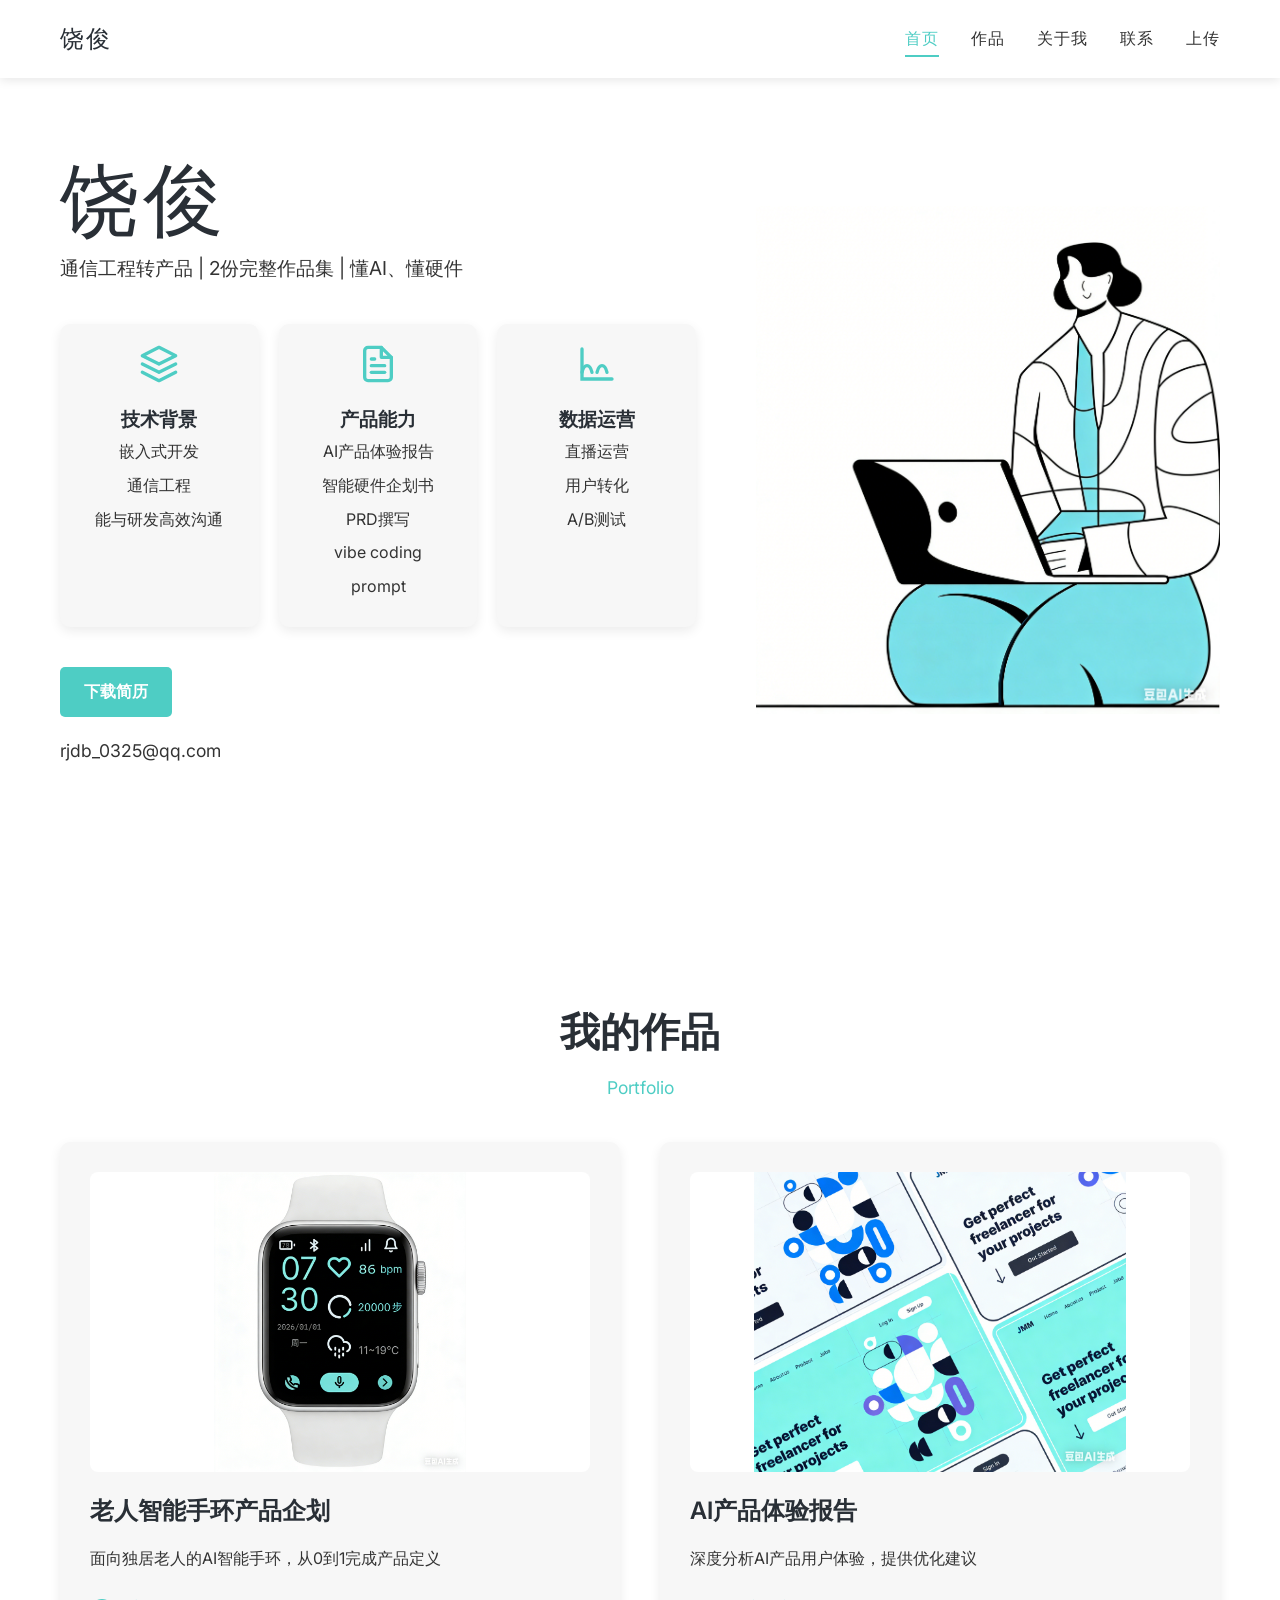
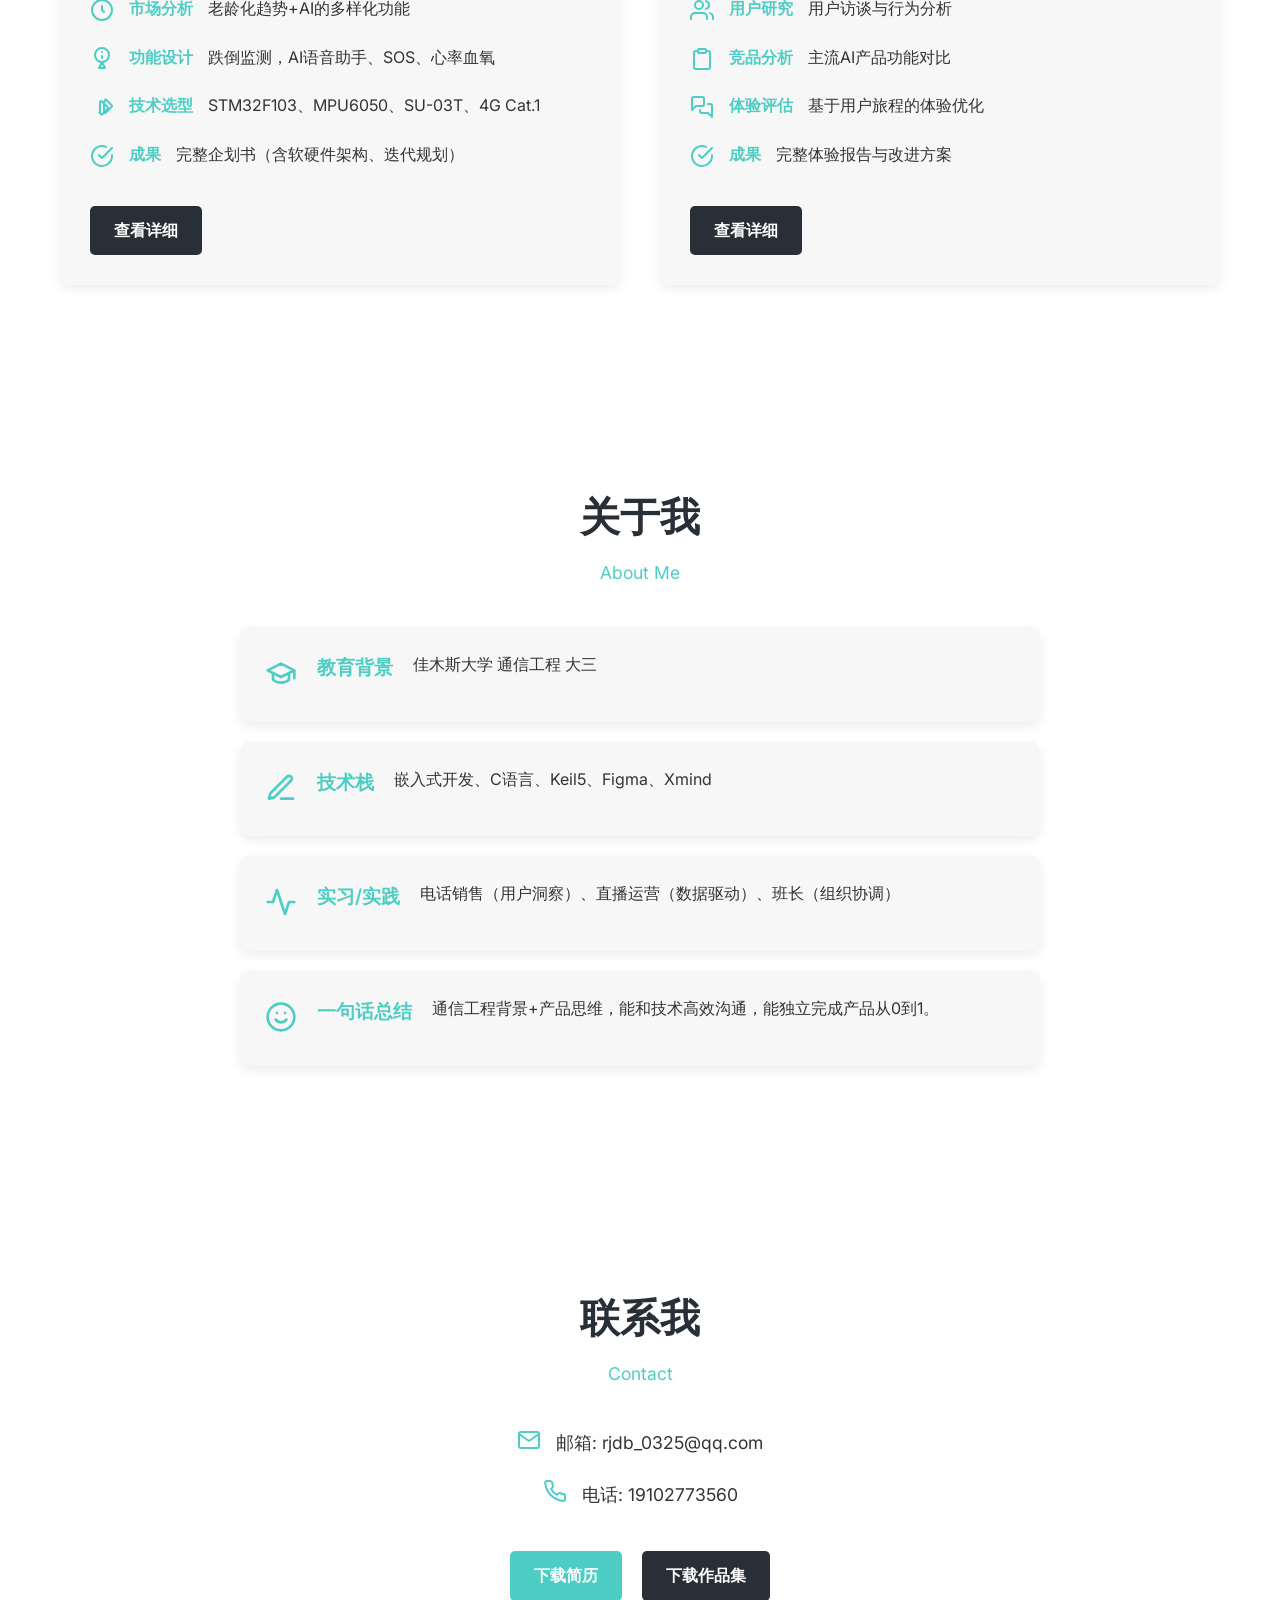
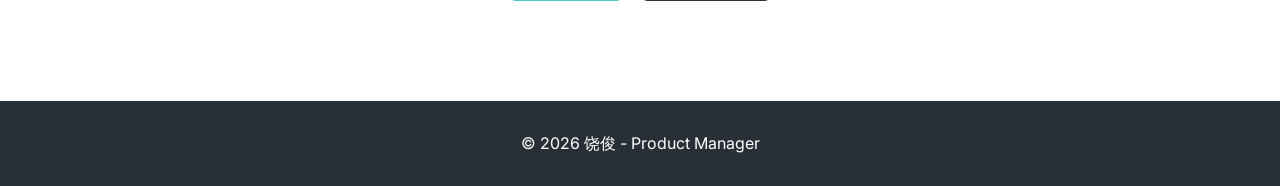
<file: index.html>
<!DOCTYPE html>
<html lang="zh-CN">
<head>
    <meta charset="UTF-8">
    <meta name="viewport" content="width=device-width, initial-scale=1.0">
    <title>饶俊 - 产品经理</title>
    <link rel="preconnect" href="https://fonts.googleapis.com">
    <link rel="preconnect" href="https://fonts.gstatic.com" crossorigin>
    <link href="https://fonts.googleapis.com/css2?family=Inter:wght@300;400;500;600;700&display=swap" rel="stylesheet">
    <link rel="stylesheet" href="styles.css">
</head>
<body>
    <nav class="navbar">
        <div class="container">
            <div class="nav-logo">
                <h1>饶俊</h1>
            </div>
            <div class="nav-links">
                <a href="#home" class="nav-link active">首页</a>
                <a href="#projects" class="nav-link">作品</a>
                <a href="#about" class="nav-link">关于我</a>
                <a href="#contact" class="nav-link">联系</a>
                <a href="upload.html" class="nav-link">上传</a>
            </div>
        </div>
    </nav>

    <main>
        <section id="home" class="section home-section">
            <div class="container">
                <div class="home-content">
                    <div class="home-left">
                        <div class="home-header">
                            <h1>饶俊</h1>
                            <p class="home-tagline">通信工程转产品 | 2份完整作品集 | 懂AI、懂硬件</p>
                        </div>
                        
                        <div class="core-tags">
                            <div class="tag-card">
                                <div class="tag-icon">
                                    <svg width="40" height="40" viewBox="0 0 24 24" fill="none" xmlns="http://www.w3.org/2000/svg">
                                        <path d="M12 2L2 7L12 12L22 7L12 2Z" stroke="#4ECDC4" stroke-width="2" stroke-linecap="round" stroke-linejoin="round"/>
                                        <path d="M2 17L12 22L22 17" stroke="#4ECDC4" stroke-width="2" stroke-linecap="round" stroke-linejoin="round"/>
                                        <path d="M2 12L12 17L22 12" stroke="#4ECDC4" stroke-width="2" stroke-linecap="round" stroke-linejoin="round"/>
                                    </svg>
                                </div>
                                <h3>技术背景</h3>
                                <ul>
                                    <li>嵌入式开发</li>
                                    <li>通信工程</li>
                                    <li>能与研发高效沟通</li>
                                </ul>
                            </div>
                            <div class="tag-card">
                                <div class="tag-icon">
                                    <svg width="40" height="40" viewBox="0 0 24 24" fill="none" xmlns="http://www.w3.org/2000/svg">
                                        <path d="M14 2H6C4.9 2 4 2.9 4 4V20C4 21.1 4.9 22 6 22H18C19.1 22 20 21.1 20 20V8L14 2Z" stroke="#4ECDC4" stroke-width="2" stroke-linecap="round" stroke-linejoin="round"/>
                                        <path d="M14 2V8H20" stroke="#4ECDC4" stroke-width="2" stroke-linecap="round" stroke-linejoin="round"/>
                                        <path d="M16 13H8" stroke="#4ECDC4" stroke-width="2" stroke-linecap="round"/>
                                        <path d="M16 17H8" stroke="#4ECDC4" stroke-width="2" stroke-linecap="round"/>
                                        <path d="M10 9H8" stroke="#4ECDC4" stroke-width="2" stroke-linecap="round"/>
                                    </svg>
                                </div>
                                <h3>产品能力</h3>
                                <ul>
                                    <li>AI产品体验报告</li>
                                    <li>智能硬件企划书</li>
                                    <li>PRD撰写</li>
                                    <li>vibe coding</li>
                                    <li>prompt</li>
                                </ul>
                            </div>
                            <div class="tag-card">
                                <div class="tag-icon">
                                    <svg width="40" height="40" viewBox="0 0 24 24" fill="none" xmlns="http://www.w3.org/2000/svg">
                                        <path d="M3 3V21H21" stroke="#4ECDC4" stroke-width="2" stroke-linecap="round"/>
                                        <path d="M18 17C18 17 17 13 15 13C13 13 12 17 12 17" stroke="#4ECDC4" stroke-width="2" stroke-linecap="round" stroke-linejoin="round"/>
                                        <path d="M9 17C9 17 8 13 6 13C4 13 3 17 3 17" stroke="#4ECDC4" stroke-width="2" stroke-linecap="round" stroke-linejoin="round"/>
                                    </svg>
                                </div>
                                <h3>数据运营</h3>
                                <ul>
                                    <li>直播运营</li>
                                    <li>用户转化</li>
                                    <li>A/B测试</li>
                                </ul>
                            </div>
                        </div>
                        
                        <div class="home-footer">
                            <a href="resume.pdf" class="btn btn-primary">下载简历</a>
                            <p class="contact-email">rjdb_0325@qq.com</p>
                        </div>
                    </div>
                    <div class="home-right">
                        <img src="hero.png" alt="饶俊" class="hero-image">
                    </div>
                </div>
            </div>
        </section>

        <section id="projects" class="section projects-section">
            <div class="container">
                <h2 class="section-title">我的作品</h2>
                <p class="section-subtitle">Portfolio</p>
                <div class="projects-grid">
                    <div class="project-card">
                        <div class="project-image">
                            <img src="watch.png" alt="老人智能手环">
                        </div>
                        <h3>老人智能手环产品企划</h3>
                        <p class="project-desc">面向独居老人的AI智能手环，从0到1完成产品定义</p>
                        
                        <div class="project-highlights">
                            <div class="highlight-item">
                                <div class="highlight-icon">
                                    <svg width="24" height="24" viewBox="0 0 24 24" fill="none" xmlns="http://www.w3.org/2000/svg">
                                        <path d="M12 22C17.5228 22 22 17.5228 22 12C22 6.47715 17.5228 2 12 2C6.47715 2 2 6.47715 2 12C2 17.5228 6.47715 22 12 22Z" stroke="#4ECDC4" stroke-width="2" stroke-linecap="round" stroke-linejoin="round"/>
                                        <path d="M12 8V12L14 14" stroke="#4ECDC4" stroke-width="2" stroke-linecap="round" stroke-linejoin="round"/>
                                    </svg>
                                </div>
                                <h4>市场分析</h4>
                                <p>老龄化趋势+AI的多样化功能</p>
                            </div>
                            <div class="highlight-item">
                                <div class="highlight-icon">
                                    <svg width="24" height="24" viewBox="0 0 24 24" fill="none" xmlns="http://www.w3.org/2000/svg">
                                        <path d="M12 15C15.866 15 19 11.866 19 8C19 4.13401 15.866 1 12 1C8.13401 1 5 4.13401 5 8C5 11.866 8.13401 15 12 15Z" stroke="#4ECDC4" stroke-width="2" stroke-linecap="round" stroke-linejoin="round"/>
                                        <path d="M12 15C12 15 15 21 15 21H9C9 21 12 15 12 15Z" stroke="#4ECDC4" stroke-width="2" stroke-linecap="round" stroke-linejoin="round"/>
                                        <path d="M12 9V11" stroke="#4ECDC4" stroke-width="2" stroke-linecap="round"/>
                                        <path d="M12 5V5.01" stroke="#4ECDC4" stroke-width="2" stroke-linecap="round"/>
                                    </svg>
                                </div>
                                <h4>功能设计</h4>
                                <p>跌倒监测，AI语音助手、SOS、心率血氧</p>
                            </div>
                            <div class="highlight-item">
                                <div class="highlight-icon">
                                    <svg width="24" height="24" viewBox="0 0 24 24" fill="none" xmlns="http://www.w3.org/2000/svg">
                                        <path d="M14.7 6.3A1 1 0 0 0 14 7v10a1 1 0 0 0 1.7.7l6-6a1 1 0 0 0 0-1.4l-6-6z" stroke="#4ECDC4" stroke-width="2" stroke-linecap="round" stroke-linejoin="round"/>
                                        <path d="M9.3 17.7A1 1 0 0 1 10 17V7a1 1 0 0 1 1.7-.7l6 6a1 1 0 0 1 0 1.4l-6 6z" stroke="#4ECDC4" stroke-width="2" stroke-linecap="round" stroke-linejoin="round"/>
                                    </svg>
                                </div>
                                <h4>技术选型</h4>
                                <p>STM32F103、MPU6050、SU-03T、4G Cat.1</p>
                            </div>
                            <div class="highlight-item">
                                <div class="highlight-icon">
                                    <svg width="24" height="24" viewBox="0 0 24 24" fill="none" xmlns="http://www.w3.org/2000/svg">
                                        <path d="M22 11.08V12a10 10 0 1 1-5.93-9.14" stroke="#4ECDC4" stroke-width="2" stroke-linecap="round" stroke-linejoin="round"/>
                                        <path d="M22 4 12 14.01l-3-3" stroke="#4ECDC4" stroke-width="2" stroke-linecap="round" stroke-linejoin="round"/>
                                    </svg>
                                </div>
                                <h4>成果</h4>
                                <p>完整企划书（含软硬件架构、迭代规划）</p>
                            </div>
                        </div>
                        
                        <a href="bracelet.pdf" class="btn btn-secondary">查看详细</a>
                    </div>
                    
                    <div class="project-card">
                        <div class="project-image">
                            <img src="report.png" alt="AI产品体验报告">
                        </div>
                        <h3>AI产品体验报告</h3>
                        <p class="project-desc">深度分析AI产品用户体验，提供优化建议</p>
                        
                        <div class="project-highlights">
                            <div class="highlight-item">
                                <div class="highlight-icon">
                                    <svg width="24" height="24" viewBox="0 0 24 24" fill="none" xmlns="http://www.w3.org/2000/svg">
                                        <path d="M17 21v-2a4 4 0 0 0-4-4H5a4 4 0 0 0-4 4v2" stroke="#4ECDC4" stroke-width="2" stroke-linecap="round" stroke-linejoin="round"/>
                                        <circle cx="9" cy="7" r="4" stroke="#4ECDC4" stroke-width="2" stroke-linecap="round" stroke-linejoin="round"/>
                                        <path d="M23 21v-2a4 4 0 0 0-3-3.87" stroke="#4ECDC4" stroke-width="2" stroke-linecap="round" stroke-linejoin="round"/>
                                        <path d="M16 3.13a4 4 0 0 1 0 7.75" stroke="#4ECDC4" stroke-width="2" stroke-linecap="round" stroke-linejoin="round"/>
                                    </svg>
                                </div>
                                <h4>用户研究</h4>
                                <p>用户访谈与行为分析</p>
                            </div>
                            <div class="highlight-item">
                                <div class="highlight-icon">
                                    <svg width="24" height="24" viewBox="0 0 24 24" fill="none" xmlns="http://www.w3.org/2000/svg">
                                        <path d="M16 4h2a2 2 0 0 1 2 2v14a2 2 0 0 1-2 2H6a2 2 0 0 1-2-2V6a2 2 0 0 1 2-2h2" stroke="#4ECDC4" stroke-width="2" stroke-linecap="round" stroke-linejoin="round"/>
                                        <rect x="8" y="2" width="8" height="4" rx="1" ry="1" stroke="#4ECDC4" stroke-width="2" stroke-linecap="round" stroke-linejoin="round"/>
                                    </svg>
                                </div>
                                <h4>竞品分析</h4>
                                <p>主流AI产品功能对比</p>
                            </div>
                            <div class="highlight-item">
                                <div class="highlight-icon">
                                    <svg width="24" height="24" viewBox="0 0 24 24" fill="none" xmlns="http://www.w3.org/2000/svg">
                                        <path d="M14 9a2 2 0 0 1-2 2H6l-4 4V4c0-1.1.9-2 2-2h8a2 2 0 0 1 2 2v5Z" stroke="#4ECDC4" stroke-width="2" stroke-linecap="round" stroke-linejoin="round"/>
                                        <path d="M18 9h2a2 2 0 0 1 2 2v11l-4-4h-6a2 2 0 0 1-2-2v-1" stroke="#4ECDC4" stroke-width="2" stroke-linecap="round" stroke-linejoin="round"/>
                                    </svg>
                                </div>
                                <h4>体验评估</h4>
                                <p>基于用户旅程的体验优化</p>
                            </div>
                            <div class="highlight-item">
                                <div class="highlight-icon">
                                    <svg width="24" height="24" viewBox="0 0 24 24" fill="none" xmlns="http://www.w3.org/2000/svg">
                                        <path d="M22 11.08V12a10 10 0 1 1-5.93-9.14" stroke="#4ECDC4" stroke-width="2" stroke-linecap="round" stroke-linejoin="round"/>
                                        <path d="M22 4 12 14.01l-3-3" stroke="#4ECDC4" stroke-width="2" stroke-linecap="round" stroke-linejoin="round"/>
                                    </svg>
                                </div>
                                <h4>成果</h4>
                                <p>完整体验报告与改进方案</p>
                            </div>
                        </div>
                        
                        <a href="doubao.pdf" class="btn btn-secondary">查看详细</a>
                    </div>
                </div>
            </div>
        </section>

        <section id="about" class="section about-section">
            <div class="container">
                <h2 class="section-title">关于我</h2>
                <p class="section-subtitle">About Me</p>
                <div class="about-content">
                    <div class="about-item">
                        <div class="about-icon">
                            <svg width="32" height="32" viewBox="0 0 24 24" fill="none" xmlns="http://www.w3.org/2000/svg">
                                <path d="M22 10v6M2 10l10-5 10 5-10 5z" stroke="#4ECDC4" stroke-width="2" stroke-linecap="round" stroke-linejoin="round"/>
                                <path d="M6 12v5c3 3 9 3 12 0v-5" stroke="#4ECDC4" stroke-width="2" stroke-linecap="round" stroke-linejoin="round"/>
                            </svg>
                        </div>
                        <h3>教育背景</h3>
                        <p>佳木斯大学 通信工程 大三</p>
                    </div>
                    <div class="about-item">
                        <div class="about-icon">
                            <svg width="32" height="32" viewBox="0 0 24 24" fill="none" xmlns="http://www.w3.org/2000/svg">
                                <path d="M12 20h9" stroke="#4ECDC4" stroke-width="2" stroke-linecap="round" stroke-linejoin="round"/>
                                <path d="M16.5 3.5a2.121 2.121 0 0 1 3 3L7 19l-4 1 1-4L16.5 3.5z" stroke="#4ECDC4" stroke-width="2" stroke-linecap="round" stroke-linejoin="round"/>
                            </svg>
                        </div>
                        <h3>技术栈</h3>
                        <p>嵌入式开发、C语言、Keil5、Figma、Xmind</p>
                    </div>
                    <div class="about-item">
                        <div class="about-icon">
                            <svg width="32" height="32" viewBox="0 0 24 24" fill="none" xmlns="http://www.w3.org/2000/svg">
                                <path d="M22 12h-4l-3 9L9 3l-3 9H2" stroke="#4ECDC4" stroke-width="2" stroke-linecap="round" stroke-linejoin="round"/>
                            </svg>
                        </div>
                        <h3>实习/实践</h3>
                        <p>电话销售（用户洞察）、直播运营（数据驱动）、班长（组织协调）</p>
                    </div>
                    <div class="about-item">
                        <div class="about-icon">
                            <svg width="32" height="32" viewBox="0 0 24 24" fill="none" xmlns="http://www.w3.org/2000/svg">
                                <circle cx="12" cy="12" r="10" stroke="#4ECDC4" stroke-width="2" stroke-linecap="round" stroke-linejoin="round"/>
                                <path d="M8 14s1.5 2 4 2 4-2 4-2" stroke="#4ECDC4" stroke-width="2" stroke-linecap="round" stroke-linejoin="round"/>
                                <line x1="9" y1="9" x2="9.01" y2="9" stroke="#4ECDC4" stroke-width="2" stroke-linecap="round" stroke-linejoin="round"/>
                                <line x1="15" y1="9" x2="15.01" y2="9" stroke="#4ECDC4" stroke-width="2" stroke-linecap="round" stroke-linejoin="round"/>
                            </svg>
                        </div>
                        <h3>一句话总结</h3>
                        <p>通信工程背景+产品思维，能和技术高效沟通，能独立完成产品从0到1。</p>
                    </div>
                </div>
            </div>
        </section>

        <section id="contact" class="section contact-section">
            <div class="container">
                <h2 class="section-title">联系我</h2>
                <p class="section-subtitle">Contact</p>
                <div class="contact-info">
                    <div class="contact-item">
                        <div class="contact-icon">
                            <svg width="24" height="24" viewBox="0 0 24 24" fill="none" xmlns="http://www.w3.org/2000/svg">
                                <path d="M4 4h16c1.1 0 2 .9 2 2v12c0 1.1-.9 2-2 2H4c-1.1 0-2-.9-2-2V6c0-1.1.9-2 2-2z" stroke="#4ECDC4" stroke-width="2" stroke-linecap="round" stroke-linejoin="round"/>
                                <path d="M22 6l-10 7L2 6" stroke="#4ECDC4" stroke-width="2" stroke-linecap="round" stroke-linejoin="round"/>
                            </svg>
                        </div>
                        <p>邮箱: rjdb_0325@qq.com</p>
                    </div>
                    <div class="contact-item">
                        <div class="contact-icon">
                            <svg width="24" height="24" viewBox="0 0 24 24" fill="none" xmlns="http://www.w3.org/2000/svg">
                                <path d="M22 16.92v3a2 2 0 0 1-2.18 2 19.79 19.79 0 0 1-8.63-3.07 19.5 19.5 0 0 1-6-6 19.79 19.79 0 0 1-3.07-8.67A2 2 0 0 1 4.11 2h3a2 2 0 0 1 2 1.72 12.84 12.84 0 0 0 .7 2.81 2 2 0 0 1-.45 2.11L8.09 9.91a16 16 0 0 0 6 6l1.27-1.27a2 2 0 0 1 2.11-.45 12.84 12.84 0 0 0 2.81.7A2 2 0 0 1 22 16.92z" stroke="#4ECDC4" stroke-width="2" stroke-linecap="round" stroke-linejoin="round"/>
                            </svg>
                        </div>
                        <p>电话: 19102773560</p>
                    </div>
                </div>
                <div class="contact-buttons">
                    <a href="resume.pdf" class="btn btn-primary">下载简历</a>
                    <a href="work.pdf" class="btn btn-secondary">下载作品集</a>
                </div>
            </div>
        </section>
    </main>

    <footer class="footer">
        <div class="container">
            <p>&copy; 2026 饶俊 - Product Manager</p>
        </div>
    </footer>

    <script src="script.js"></script>
</body>
</html>
</file>
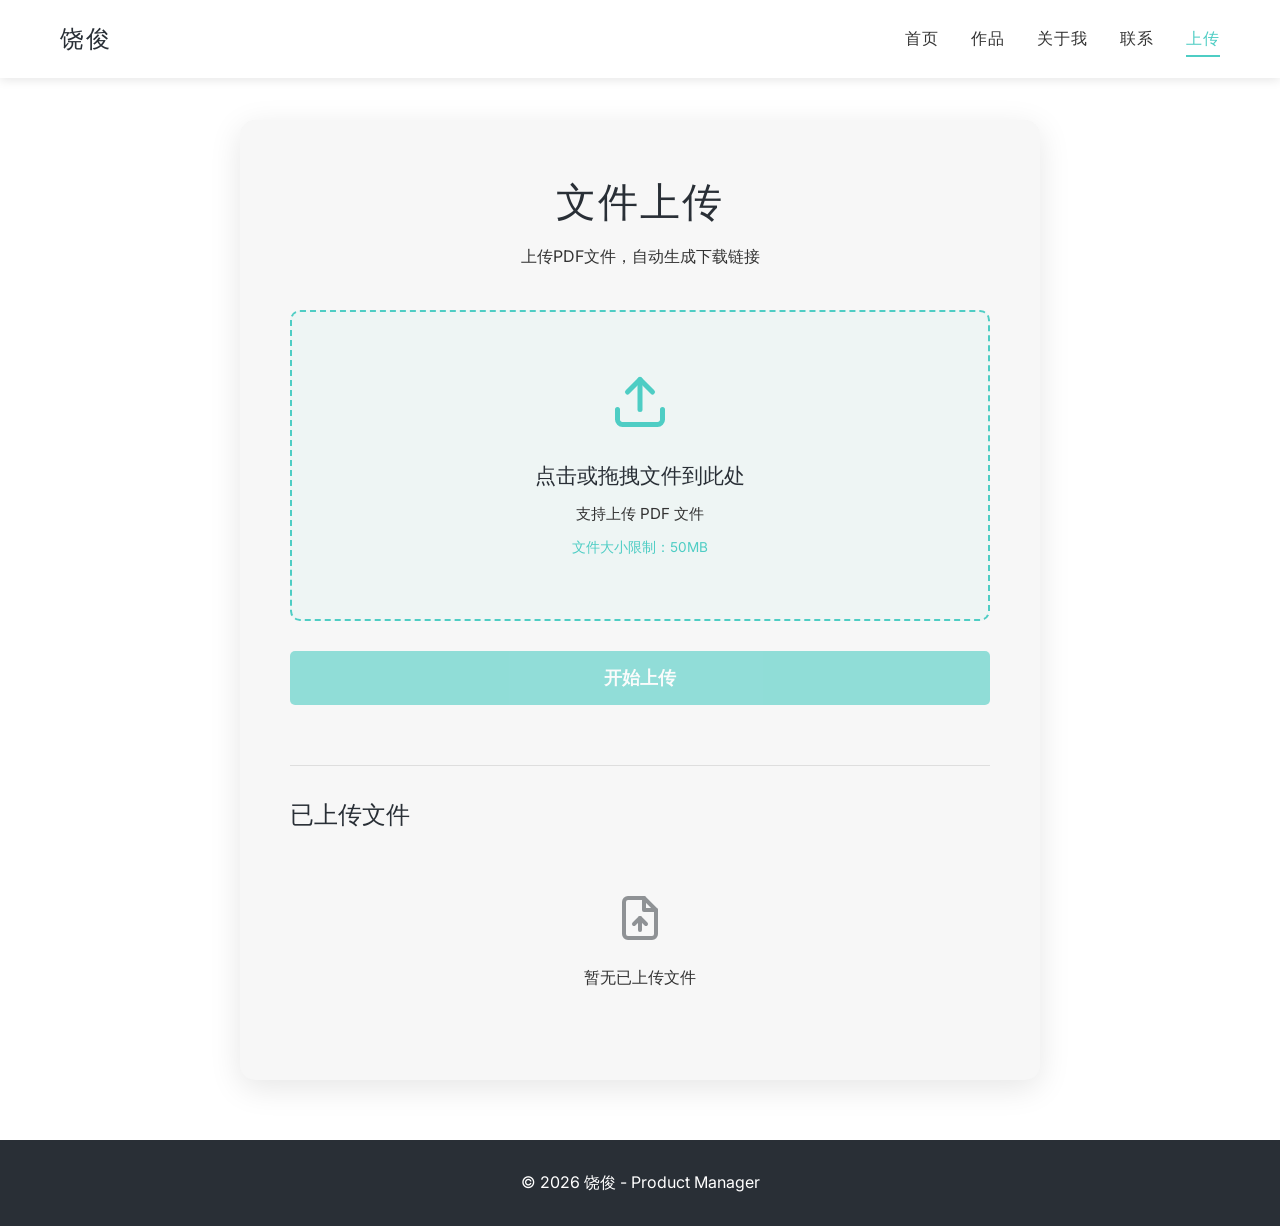
<file: upload.html>
<!DOCTYPE html>
<html lang="zh-CN">
<head>
    <meta charset="UTF-8">
    <meta name="viewport" content="width=device-width, initial-scale=1.0">
    <title>文件上传管理 | 饶俊作品集</title>
    <link rel="preconnect" href="https://fonts.googleapis.com">
    <link rel="preconnect" href="https://fonts.gstatic.com" crossorigin>
    <link href="https://fonts.googleapis.com/css2?family=Inter:wght@300;400;500;600;700&display=swap" rel="stylesheet">
    <link rel="stylesheet" href="styles.css">
    <style>
        .upload-section {
            min-height: 100vh;
            display: flex;
            align-items: center;
            justify-content: center;
            padding: 120px 20px 60px;
        }

        .upload-container {
            max-width: 800px;
            width: 100%;
            background-color: var(--gray-color);
            padding: 50px;
            border-radius: 15px;
            box-shadow: 0 8px 32px rgba(0, 0, 0, 0.1);
        }

        .upload-header {
            text-align: center;
            margin-bottom: 40px;
        }

        .upload-header h1 {
            font-size: 2.5rem;
            font-weight: 300;
            color: var(--secondary-color);
            margin-bottom: 10px;
            letter-spacing: 2px;
        }

        .upload-header p {
            color: var(--text-color);
            font-size: 1rem;
        }

        .upload-area {
            border: 2px dashed var(--primary-color);
            border-radius: 10px;
            padding: 60px 40px;
            text-align: center;
            background-color: rgba(78, 205, 196, 0.05);
            transition: var(--transition);
            cursor: pointer;
            margin-bottom: 30px;
        }

        .upload-area:hover {
            background-color: rgba(78, 205, 196, 0.1);
            border-color: var(--secondary-color);
        }

        .upload-area.dragover {
            background-color: rgba(78, 205, 196, 0.15);
            border-color: var(--secondary-color);
            transform: scale(1.02);
        }

        .upload-icon {
            margin-bottom: 20px;
        }

        .upload-area h3 {
            font-size: 1.3rem;
            color: var(--secondary-color);
            margin-bottom: 10px;
            font-weight: 500;
        }

        .upload-area p {
            color: var(--text-color);
            font-size: 0.95rem;
        }

        .upload-area .file-types {
            color: var(--primary-color);
            font-size: 0.85rem;
            margin-top: 10px;
        }

        #fileInput {
            display: none;
        }

        .file-list {
            margin-bottom: 30px;
        }

        .file-item {
            display: flex;
            align-items: center;
            justify-content: space-between;
            background-color: var(--light-color);
            padding: 15px 20px;
            border-radius: 8px;
            margin-bottom: 10px;
            box-shadow: 0 2px 8px rgba(0, 0, 0, 0.05);
        }

        .file-info {
            display: flex;
            align-items: center;
            gap: 15px;
        }

        .file-icon {
            width: 40px;
            height: 40px;
            background-color: var(--primary-color);
            border-radius: 8px;
            display: flex;
            align-items: center;
            justify-content: center;
        }

        .file-icon svg {
            width: 24px;
            height: 24px;
        }

        .file-details h4 {
            font-size: 1rem;
            color: var(--secondary-color);
            margin-bottom: 3px;
        }

        .file-details p {
            font-size: 0.85rem;
            color: var(--text-color);
        }

        .file-actions {
            display: flex;
            gap: 10px;
        }

        .btn-small {
            padding: 8px 16px;
            font-size: 0.85rem;
            border-radius: 5px;
            border: none;
            cursor: pointer;
            transition: var(--transition);
            text-decoration: none;
            display: inline-flex;
            align-items: center;
            gap: 5px;
        }

        .btn-copy {
            background-color: var(--primary-color);
            color: var(--light-color);
        }

        .btn-copy:hover {
            background-color: #3dbdb5;
        }

        .btn-delete {
            background-color: #ff6b6b;
            color: var(--light-color);
        }

        .btn-delete:hover {
            background-color: #ff5252;
        }

        .upload-btn {
            width: 100%;
            padding: 15px;
            font-size: 1.1rem;
            margin-bottom: 20px;
        }

        .upload-btn:disabled {
            opacity: 0.6;
            cursor: not-allowed;
        }

        .link-modal {
            display: none;
            position: fixed;
            top: 0;
            left: 0;
            width: 100%;
            height: 100%;
            background-color: rgba(0, 0, 0, 0.5);
            z-index: 1000;
            align-items: center;
            justify-content: center;
        }

        .link-modal.active {
            display: flex;
        }

        .modal-content {
            background-color: var(--light-color);
            padding: 40px;
            border-radius: 15px;
            max-width: 500px;
            width: 90%;
            text-align: center;
        }

        .modal-content h3 {
            font-size: 1.5rem;
            color: var(--secondary-color);
            margin-bottom: 20px;
        }

        .link-box {
            background-color: var(--gray-color);
            padding: 15px;
            border-radius: 8px;
            margin-bottom: 20px;
            word-break: break-all;
            font-family: monospace;
            font-size: 0.9rem;
            color: var(--secondary-color);
        }

        .modal-buttons {
            display: flex;
            gap: 15px;
            justify-content: center;
        }

        .uploaded-files-section {
            margin-top: 40px;
            padding-top: 30px;
            border-top: 1px solid rgba(0, 0, 0, 0.1);
        }

        .uploaded-files-section h2 {
            font-size: 1.5rem;
            color: var(--secondary-color);
            margin-bottom: 20px;
            font-weight: 500;
        }

        .empty-state {
            text-align: center;
            padding: 40px;
            color: var(--text-color);
        }

        .empty-state svg {
            margin-bottom: 15px;
            opacity: 0.5;
        }

        .progress-bar {
            width: 100%;
            height: 4px;
            background-color: rgba(78, 205, 196, 0.2);
            border-radius: 2px;
            margin-top: 10px;
            overflow: hidden;
        }

        .progress-fill {
            height: 100%;
            background-color: var(--primary-color);
            border-radius: 2px;
            transition: width 0.3s ease;
        }
    </style>
</head>
<body>
    <nav class="navbar">
        <div class="container">
            <div class="nav-logo">
                <h1>饶俊</h1>
            </div>
            <div class="nav-links">
                <a href="index.html" class="nav-link">首页</a>
                <a href="index.html#projects" class="nav-link">作品</a>
                <a href="index.html#about" class="nav-link">关于我</a>
                <a href="index.html#contact" class="nav-link">联系</a>
                <a href="upload.html" class="nav-link active">上传</a>
            </div>
        </div>
    </nav>

    <main>
        <section class="upload-section">
            <div class="upload-container">
                <div class="upload-header">
                    <h1>文件上传</h1>
                    <p>上传PDF文件，自动生成下载链接</p>
                </div>

                <div class="upload-area" id="uploadArea">
                    <div class="upload-icon">
                        <svg width="60" height="60" viewBox="0 0 24 24" fill="none" xmlns="http://www.w3.org/2000/svg">
                            <path d="M21 15V19C21 19.5304 20.7893 20.0391 20.4142 20.4142C20.0391 20.7893 19.5304 21 19 21H5C4.46957 21 3.96086 20.7893 3.58579 20.4142C3.21071 20.0391 3 19.5304 3 19V15" stroke="#4ECDC4" stroke-width="2" stroke-linecap="round" stroke-linejoin="round"/>
                            <path d="M17 8L12 3L7 8" stroke="#4ECDC4" stroke-width="2" stroke-linecap="round" stroke-linejoin="round"/>
                            <path d="M12 3V15" stroke="#4ECDC4" stroke-width="2" stroke-linecap="round" stroke-linejoin="round"/>
                        </svg>
                    </div>
                    <h3>点击或拖拽文件到此处</h3>
                    <p>支持上传 PDF 文件</p>
                    <p class="file-types">文件大小限制：50MB</p>
                </div>

                <input type="file" id="fileInput" accept=".pdf" multiple>

                <div class="file-list" id="fileList"></div>

                <button class="btn btn-primary upload-btn" id="uploadBtn" disabled>
                    开始上传
                </button>

                <div class="uploaded-files-section">
                    <h2>已上传文件</h2>
                    <div id="uploadedFiles">
                        <div class="empty-state">
                            <svg width="48" height="48" viewBox="0 0 24 24" fill="none" xmlns="http://www.w3.org/2000/svg">
                                <path d="M14 2H6C4.9 2 4 2.9 4 4V20C4 21.1 4.9 22 6 22H18C19.1 22 20 21.1 20 20V8L14 2Z" stroke="#292F36" stroke-width="2" stroke-linecap="round" stroke-linejoin="round"/>
                                <path d="M14 2V8H20" stroke="#292F36" stroke-width="2" stroke-linecap="round" stroke-linejoin="round"/>
                                <path d="M12 18V12" stroke="#292F36" stroke-width="2" stroke-linecap="round" stroke-linejoin="round"/>
                                <path d="M9 15L12 12L15 15" stroke="#292F36" stroke-width="2" stroke-linecap="round" stroke-linejoin="round"/>
                            </svg>
                            <p>暂无已上传文件</p>
                        </div>
                    </div>
                </div>
            </div>
        </section>
    </main>

    <div class="link-modal" id="linkModal">
        <div class="modal-content">
            <h3>下载链接已生成</h3>
            <div class="link-box" id="linkBox"></div>
            <div class="modal-buttons">
                <button class="btn btn-primary btn-copy" id="copyBtn">复制链接</button>
                <button class="btn btn-secondary" id="closeBtn">关闭</button>
            </div>
        </div>
    </div>

    <footer class="footer">
        <div class="container">
            <p>&copy; 2026 饶俊 - Product Manager</p>
        </div>
    </footer>

    <script>
        // 文件上传管理
        const uploadArea = document.getElementById('uploadArea');
        const fileInput = document.getElementById('fileInput');
        const fileList = document.getElementById('fileList');
        const uploadBtn = document.getElementById('uploadBtn');
        const uploadedFiles = document.getElementById('uploadedFiles');
        const linkModal = document.getElementById('linkModal');
        const linkBox = document.getElementById('linkBox');
        const copyBtn = document.getElementById('copyBtn');
        const closeBtn = document.getElementById('closeBtn');

        let selectedFiles = [];
        let uploadedFilesList = JSON.parse(localStorage.getItem('uploadedFiles') || '[]');

        // 初始化显示已上传文件
        displayUploadedFiles();

        // 点击上传区域
        uploadArea.addEventListener('click', () => {
            fileInput.click();
        });

        // 拖拽事件
        uploadArea.addEventListener('dragover', (e) => {
            e.preventDefault();
            uploadArea.classList.add('dragover');
        });

        uploadArea.addEventListener('dragleave', () => {
            uploadArea.classList.remove('dragover');
        });

        uploadArea.addEventListener('drop', (e) => {
            e.preventDefault();
            uploadArea.classList.remove('dragover');
            const files = Array.from(e.dataTransfer.files).filter(file => file.type === 'application/pdf');
            handleFiles(files);
        });

        // 文件选择
        fileInput.addEventListener('change', (e) => {
            const files = Array.from(e.target.files);
            handleFiles(files);
        });

        // 处理文件
        function handleFiles(files) {
            files.forEach(file => {
                if (file.size > 50 * 1024 * 1024) {
                    alert(`文件 ${file.name} 超过50MB限制`);
                    return;
                }
                if (!selectedFiles.find(f => f.name === file.name)) {
                    selectedFiles.push(file);
                }
            });
            displayFileList();
        }

        // 显示文件列表
        function displayFileList() {
            fileList.innerHTML = selectedFiles.map((file, index) => `
                <div class="file-item">
                    <div class="file-info">
                        <div class="file-icon">
                            <svg viewBox="0 0 24 24" fill="none" xmlns="http://www.w3.org/2000/svg">
                                <path d="M14 2H6C4.9 2 4 2.9 4 4V20C4 21.1 4.9 22 6 22H18C19.1 22 20 21.1 20 20V8L14 2Z" fill="white"/>
                                <path d="M14 2V8H20" stroke="#4ECDC4" stroke-width="2" stroke-linecap="round" stroke-linejoin="round"/>
                                <path d="M16 13H8" stroke="#4ECDC4" stroke-width="2" stroke-linecap="round"/>
                                <path d="M16 17H8" stroke="#4ECDC4" stroke-width="2" stroke-linecap="round"/>
                                <path d="M10 9H8" stroke="#4ECDC4" stroke-width="2" stroke-linecap="round"/>
                            </svg>
                        </div>
                        <div class="file-details">
                            <h4>${file.name}</h4>
                            <p>${formatFileSize(file.size)}</p>
                        </div>
                    </div>
                    <button class="btn-small btn-delete" onclick="removeFile(${index})">删除</button>
                </div>
            `).join('');

            uploadBtn.disabled = selectedFiles.length === 0;
            uploadBtn.textContent = selectedFiles.length > 0 ? `上传 ${selectedFiles.length} 个文件` : '开始上传';
        }

        // 移除文件
        function removeFile(index) {
            selectedFiles.splice(index, 1);
            displayFileList();
        }

        // 格式化文件大小
        function formatFileSize(bytes) {
            if (bytes === 0) return '0 Bytes';
            const k = 1024;
            const sizes = ['Bytes', 'KB', 'MB', 'GB'];
            const i = Math.floor(Math.log(bytes) / Math.log(k));
            return parseFloat((bytes / Math.pow(k, i)).toFixed(2)) + ' ' + sizes[i];
        }

        // 上传文件
        uploadBtn.addEventListener('click', async () => {
            if (selectedFiles.length === 0) return;

            uploadBtn.disabled = true;
            uploadBtn.textContent = '上传中...';

            for (const file of selectedFiles) {
                try {
                    const fileData = await readFile(file);
                    const fileId = generateFileId();
                    const fileInfo = {
                        id: fileId,
                        name: file.name,
                        size: file.size,
                        uploadTime: new Date().toISOString(),
                        data: fileData
                    };

                    // 保存到本地存储
                    uploadedFilesList.push(fileInfo);
                    localStorage.setItem('uploadedFiles', JSON.stringify(uploadedFilesList));

                    // 生成下载链接
                    const downloadLink = `${window.location.origin}/download.html?id=${fileId}`;
                    showLinkModal(downloadLink);
                } catch (error) {
                    console.error('上传失败:', error);
                    alert(`文件 ${file.name} 上传失败`);
                }
            }

            selectedFiles = [];
            displayFileList();
            displayUploadedFiles();
            uploadBtn.disabled = false;
            uploadBtn.textContent = '开始上传';
        });

        // 读取文件
        function readFile(file) {
            return new Promise((resolve, reject) => {
                const reader = new FileReader();
                reader.onload = (e) => resolve(e.target.result);
                reader.onerror = reject;
                reader.readAsDataURL(file);
            });
        }

        // 生成文件ID
        function generateFileId() {
            return 'file_' + Date.now() + '_' + Math.random().toString(36).substr(2, 9);
        }

        // 显示链接弹窗
        function showLinkModal(link) {
            linkBox.textContent = link;
            linkModal.classList.add('active');
        }

        // 复制链接
        copyBtn.addEventListener('click', () => {
            navigator.clipboard.writeText(linkBox.textContent).then(() => {
                copyBtn.textContent = '已复制';
                setTimeout(() => {
                    copyBtn.textContent = '复制链接';
                }, 2000);
            });
        });

        // 关闭弹窗
        closeBtn.addEventListener('click', () => {
            linkModal.classList.remove('active');
        });

        // 显示已上传文件
        function displayUploadedFiles() {
            if (uploadedFilesList.length === 0) {
                uploadedFiles.innerHTML = `
                    <div class="empty-state">
                        <svg width="48" height="48" viewBox="0 0 24 24" fill="none" xmlns="http://www.w3.org/2000/svg">
                            <path d="M14 2H6C4.9 2 4 2.9 4 4V20C4 21.1 4.9 22 6 22H18C19.1 22 20 21.1 20 20V8L14 2Z" stroke="#292F36" stroke-width="2" stroke-linecap="round" stroke-linejoin="round"/>
                            <path d="M14 2V8H20" stroke="#292F36" stroke-width="2" stroke-linecap="round" stroke-linejoin="round"/>
                            <path d="M12 18V12" stroke="#292F36" stroke-width="2" stroke-linecap="round" stroke-linejoin="round"/>
                            <path d="M9 15L12 12L15 15" stroke="#292F36" stroke-width="2" stroke-linecap="round" stroke-linejoin="round"/>
                        </svg>
                        <p>暂无已上传文件</p>
                    </div>
                `;
                return;
            }

            uploadedFiles.innerHTML = uploadedFilesList.map(file => `
                <div class="file-item">
                    <div class="file-info">
                        <div class="file-icon">
                            <svg viewBox="0 0 24 24" fill="none" xmlns="http://www.w3.org/2000/svg">
                                <path d="M14 2H6C4.9 2 4 2.9 4 4V20C4 21.1 4.9 22 6 22H18C19.1 22 20 21.1 20 20V8L14 2Z" fill="white"/>
                                <path d="M14 2V8H20" stroke="#4ECDC4" stroke-width="2" stroke-linecap="round" stroke-linejoin="round"/>
                                <path d="M16 13H8" stroke="#4ECDC4" stroke-width="2" stroke-linecap="round"/>
                                <path d="M16 17H8" stroke="#4ECDC4" stroke-width="2" stroke-linecap="round"/>
                                <path d="M10 9H8" stroke="#4ECDC4" stroke-width="2" stroke-linecap="round"/>
                            </svg>
                        </div>
                        <div class="file-details">
                            <h4>${file.name}</h4>
                            <p>${formatFileSize(file.size)} · ${new Date(file.uploadTime).toLocaleDateString()}</p>
                        </div>
                    </div>
                    <div class="file-actions">
                        <button class="btn-small btn-copy" onclick="copyFileLink('${file.id}')">复制链接</button>
                        <button class="btn-small btn-delete" onclick="deleteFile('${file.id}')">删除</button>
                    </div>
                </div>
            `).join('');
        }

        // 复制文件链接
        function copyFileLink(fileId) {
            const link = `${window.location.origin}/download.html?id=${fileId}`;
            navigator.clipboard.writeText(link).then(() => {
                alert('链接已复制到剪贴板');
            });
        }

        // 删除文件
        function deleteFile(fileId) {
            if (confirm('确定要删除这个文件吗？')) {
                uploadedFilesList = uploadedFilesList.filter(f => f.id !== fileId);
                localStorage.setItem('uploadedFiles', JSON.stringify(uploadedFilesList));
                displayUploadedFiles();
            }
        }

        // 点击弹窗外部关闭
        linkModal.addEventListener('click', (e) => {
            if (e.target === linkModal) {
                linkModal.classList.remove('active');
            }
        });
    </script>
</body>
</html>
</file>
<file: styles.css>
/* 全局样式 */
:root {
    --primary-color: #4ECDC4;
    --secondary-color: #292F36;
    --light-color: #FFFFFF;
    --dark-color: #1A1A1A;
    --gray-color: #F7F7F7;
    --text-color: #333333;
    --transition: all 0.3s ease;
}

* {
    margin: 0;
    padding: 0;
    box-sizing: border-box;
}

body {
    font-family: 'Inter', sans-serif;
    line-height: 1.6;
    color: var(--text-color);
    background-color: var(--light-color);
}

.container {
    max-width: 1200px;
    margin: 0 auto;
    padding: 0 20px;
}

/* 导航栏 */
.navbar {
    background-color: var(--light-color);
    box-shadow: 0 2px 10px rgba(0, 0, 0, 0.1);
    position: fixed;
    top: 0;
    left: 0;
    right: 0;
    z-index: 1000;
}

.navbar .container {
    display: flex;
    justify-content: space-between;
    align-items: center;
    padding: 20px;
}

.nav-logo h1 {
    font-size: 1.5rem;
    font-weight: 300;
    color: var(--secondary-color);
    letter-spacing: 2px;
}

.nav-links {
    display: flex;
    gap: 2rem;
}

.nav-link {
    text-decoration: none;
    color: var(--text-color);
    font-weight: 300;
    transition: var(--transition);
    position: relative;
    letter-spacing: 1px;
}

.nav-link:hover,
.nav-link.active {
    color: var(--primary-color);
}

.nav-link.active::after {
    content: '';
    position: absolute;
    bottom: -5px;
    left: 0;
    width: 100%;
    height: 2px;
    background-color: var(--primary-color);
}

/* 通用部分样式 */
.section {
    padding: 100px 0;
}

.section-title {
    font-size: 2.5rem;
    font-weight: 700;
    text-align: center;
    margin-bottom: 10px;
    color: var(--secondary-color);
}

.section-subtitle {
    text-align: center;
    color: var(--primary-color);
    font-size: 1.1rem;
    margin-bottom: 40px;
}

/* 首页样式 */
.home-section {
    min-height: 100vh;
    display: flex;
    align-items: center;
    padding-top: 120px;
}

.home-content {
    display: flex;
    align-items: center;
    justify-content: space-between;
    gap: 60px;
    width: 100%;
}

.home-left {
    flex: 1;
}

.home-right {
    flex: 0 0 40%;
    display: flex;
    justify-content: center;
    align-items: center;
}

.hero-image {
    max-width: 100%;
    height: auto;
    object-fit: contain;
}

.home-header {
    text-align: left;
    margin-bottom: 40px;
}

.home-header h1 {
    font-size: 5rem;
    font-weight: 300;
    color: var(--secondary-color);
    margin-bottom: 10px;
    letter-spacing: 3px;
    line-height: 1.1;
}

.home-tagline {
    font-size: 1.2rem;
    color: var(--text-color);
    margin-bottom: 10px;
}

.home-subtitle {
    font-size: 1rem;
    color: var(--primary-color);
    margin-bottom: 20px;
}

.core-tags {
    display: flex;
    gap: 20px;
    margin-bottom: 40px;
    flex-wrap: wrap;
    justify-content: flex-start;
}

.tag-card {
    background-color: var(--gray-color);
    padding: 20px;
    border-radius: 10px;
    transition: var(--transition);
    box-shadow: 0 4px 12px rgba(0, 0, 0, 0.08);
    text-align: center;
    flex: 1;
    min-width: 180px;
    max-width: 200px;
}

.tag-card:hover {
    transform: translateY(-5px);
    box-shadow: 0 8px 24px rgba(0, 0, 0, 0.12);
}

.tag-icon {
    margin-bottom: 20px;
    display: flex;
    justify-content: center;
}

.tag-card h3 {
    font-size: 1.2rem;
    font-weight: 600;
    color: var(--secondary-color);
    margin-bottom: 5px;
    font-family: 'Inter', sans-serif;
}

.tag-subtitle {
    font-size: 0.9rem;
    color: var(--primary-color);
    margin-bottom: 15px;
    font-weight: 400;
}

.project-subtitle {
    font-size: 0.9rem;
    color: var(--primary-color);
    margin-bottom: 10px;
    font-weight: 400;
}

.about-subtitle {
    font-size: 0.9rem;
    color: var(--primary-color);
    margin-bottom: 10px;
    font-weight: 400;
}

.tag-card ul {
    list-style: none;
}

.tag-card li {
    margin-bottom: 8px;
    color: var(--text-color);
}

.home-footer {
    text-align: left;
}

/* 按钮样式 */
.btn {
    display: inline-block;
    padding: 12px 24px;
    border-radius: 5px;
    font-weight: 600;
    text-decoration: none;
    transition: var(--transition);
    cursor: pointer;
    border: none;
}

.btn-primary {
    background-color: var(--primary-color);
    color: var(--light-color);
}

.btn-secondary {
    background-color: var(--secondary-color);
    color: var(--light-color);
}

.btn:hover {
    transform: translateY(-2px);
    box-shadow: 0 4px 12px rgba(0, 0, 0, 0.15);
}

.contact-email {
    margin-top: 20px;
    color: var(--text-color);
    font-size: 1.1rem;
}

/* 作品展示页样式 */
.projects-grid {
    display: grid;
    grid-template-columns: repeat(auto-fit, minmax(500px, 1fr));
    gap: 40px;
}

.project-card {
    background-color: var(--gray-color);
    padding: 30px;
    border-radius: 10px;
    transition: var(--transition);
    box-shadow: 0 4px 12px rgba(0, 0, 0, 0.08);
}

.project-card:hover {
    transform: translateY(-5px);
    box-shadow: 0 8px 24px rgba(0, 0, 0, 0.12);
}

.project-image {
    margin-bottom: 20px;
    border-radius: 8px;
    overflow: hidden;
    height: 300px;
    display: flex;
    align-items: center;
    justify-content: center;
    background-color: white;
}

.project-image img {
    width: 100%;
    height: 100%;
    object-fit: contain;
    transition: var(--transition);
}

.project-card:hover .project-image img {
    transform: scale(1.05);
}

.project-card h3 {
    font-size: 1.5rem;
    font-weight: 600;
    color: var(--secondary-color);
    margin-bottom: 15px;
}

.project-desc {
    margin-bottom: 25px;
    color: var(--text-color);
}

.project-highlights {
    margin-bottom: 30px;
}

.highlight-item {
    display: flex;
    align-items: flex-start;
    margin-bottom: 15px;
    gap: 15px;
}

.highlight-icon {
    flex-shrink: 0;
    margin-top: 2px;
}

.highlight-item h4 {
    font-size: 1rem;
    font-weight: 600;
    color: var(--primary-color);
    margin-bottom: 5px;
}

.highlight-item p {
    color: var(--text-color);
    flex: 1;
}

/* 关于我页样式 */
.about-content {
    max-width: 800px;
    margin: 0 auto;
}

.about-item {
    display: flex;
    align-items: flex-start;
    background-color: var(--gray-color);
    padding: 25px;
    border-radius: 10px;
    margin-bottom: 20px;
    transition: var(--transition);
    box-shadow: 0 4px 12px rgba(0, 0, 0, 0.08);
    gap: 20px;
}

.about-item:hover {
    transform: translateY(-3px);
    box-shadow: 0 6px 16px rgba(0, 0, 0, 0.1);
}

.about-icon {
    flex-shrink: 0;
    margin-top: 5px;
}

.about-item h3 {
    font-size: 1.2rem;
    font-weight: 600;
    color: var(--primary-color);
    margin-bottom: 10px;
}

.about-item p {
    flex: 1;
    color: var(--text-color);
}

/* 联系页样式 */
.contact-section {
    text-align: center;
}

.contact-info {
    margin-bottom: 40px;
}

.contact-item {
    display: flex;
    align-items: center;
    justify-content: center;
    gap: 15px;
    margin-bottom: 20px;
}

.contact-icon {
    flex-shrink: 0;
}

.contact-info p {
    font-size: 1.1rem;
    color: var(--text-color);
}

.contact-buttons {
    display: flex;
    gap: 20px;
    justify-content: center;
    flex-wrap: wrap;
}

/* 页脚样式 */
.footer {
    background-color: var(--secondary-color);
    color: var(--light-color);
    padding: 30px 0;
    text-align: center;
}

/* 响应式设计 */
@media (max-width: 768px) {
    .nav-links {
        display: none;
    }
    
    .home-content {
        flex-direction: column;
        gap: 40px;
    }
    
    .home-right {
        flex: none;
        width: 100%;
        max-width: 400px;
    }
    
    .home-header h1 {
        font-size: 2.5rem;
    }
    
    .home-header {
        text-align: center;
    }
    
    .core-tags {
        justify-content: center;
    }
    
    .home-footer {
        text-align: center;
    }
    
    .projects-grid {
        grid-template-columns: 1fr;
    }
    
    .contact-buttons {
        flex-direction: column;
        align-items: center;
    }
    
    .section {
        padding: 60px 0;
    }
    
    .about-item {
        flex-direction: column;
        align-items: flex-start;
        text-align: left;
    }
    
    .highlight-item {
        flex-direction: column;
        align-items: flex-start;
        gap: 8px;
    }
}
</file>
